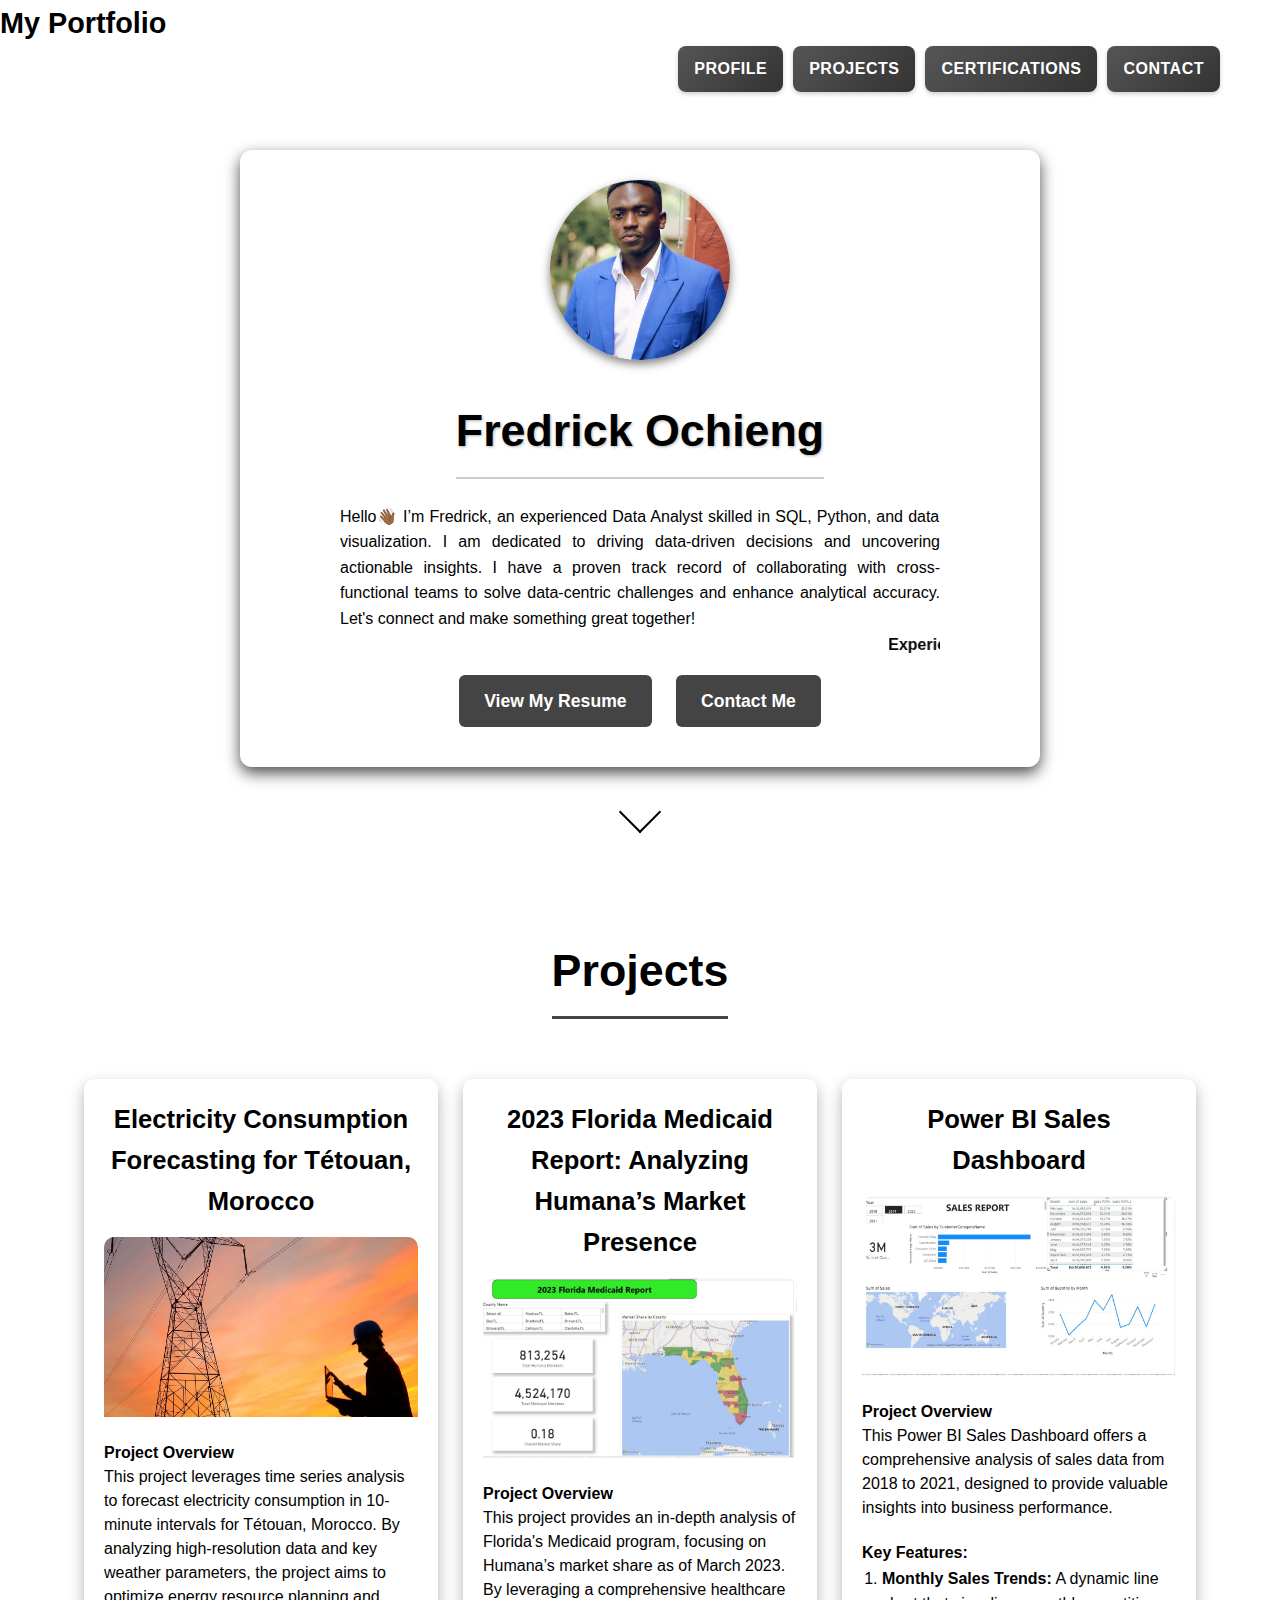
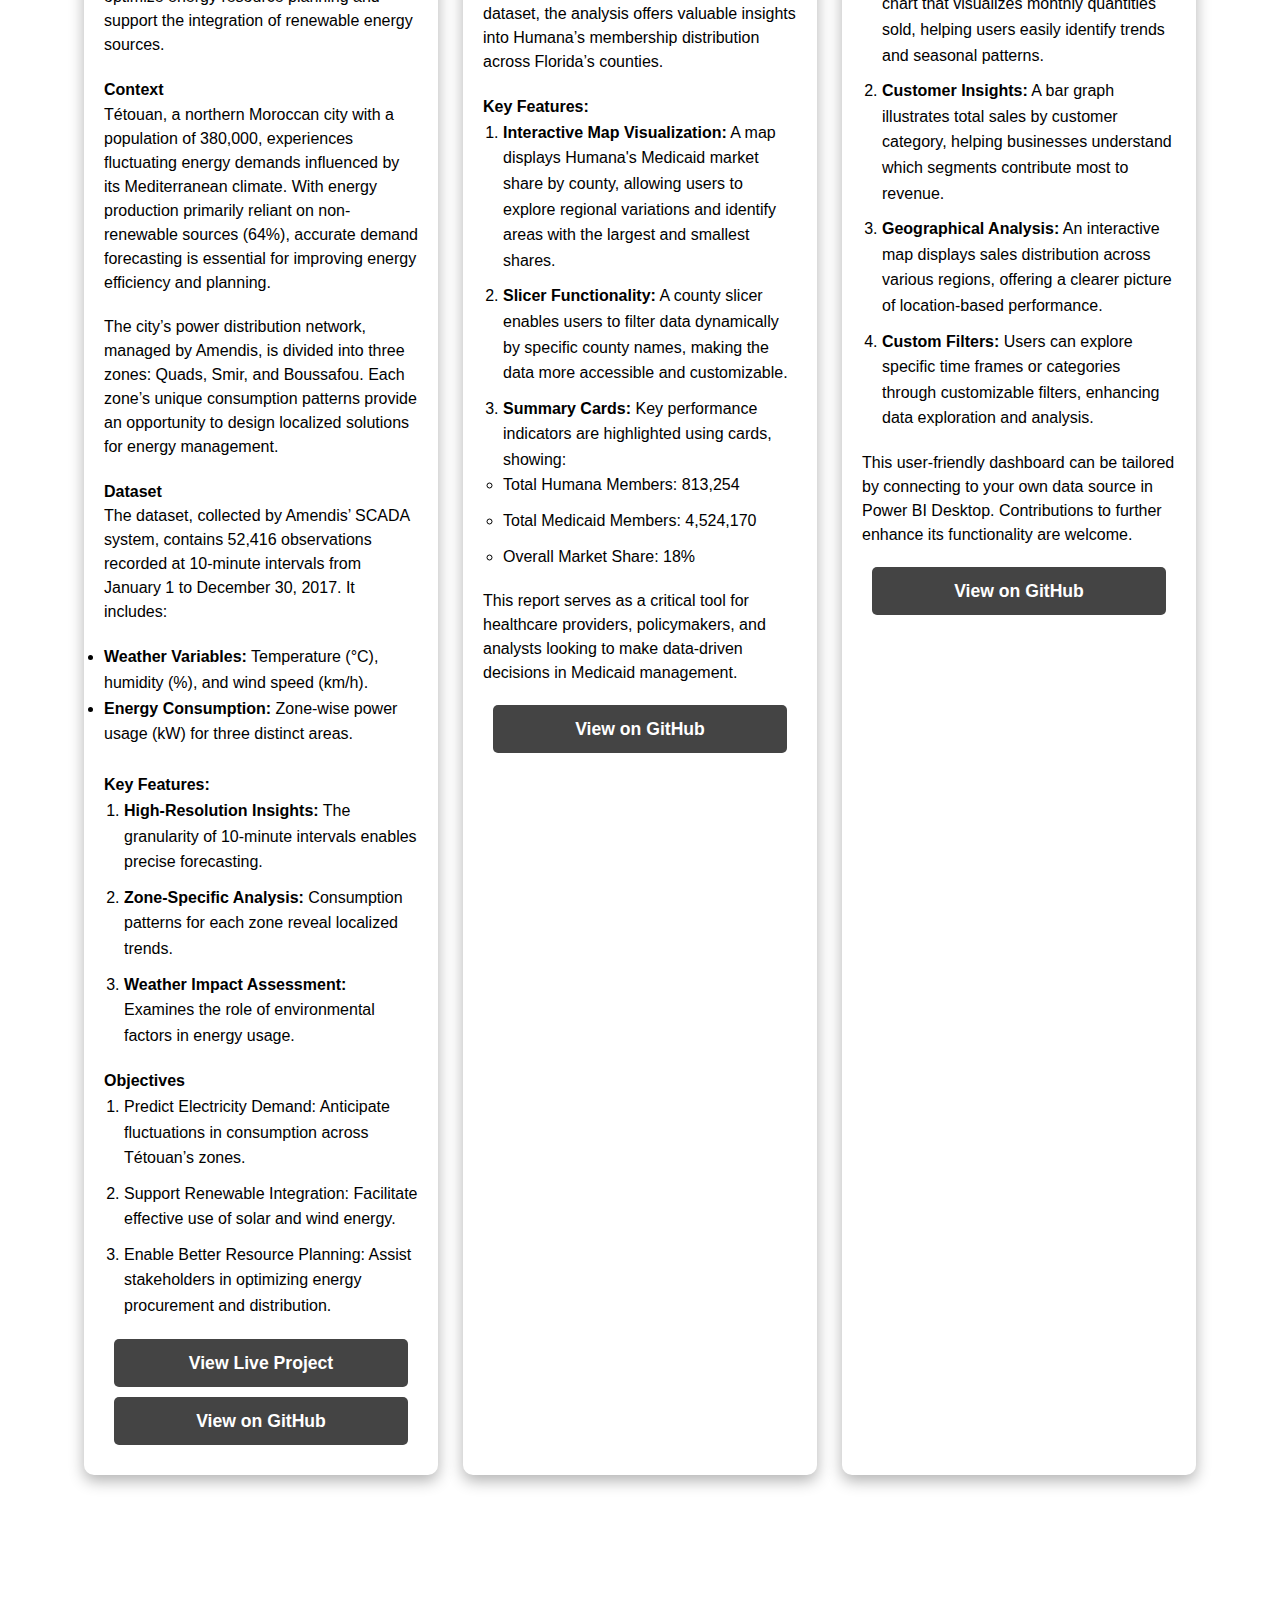
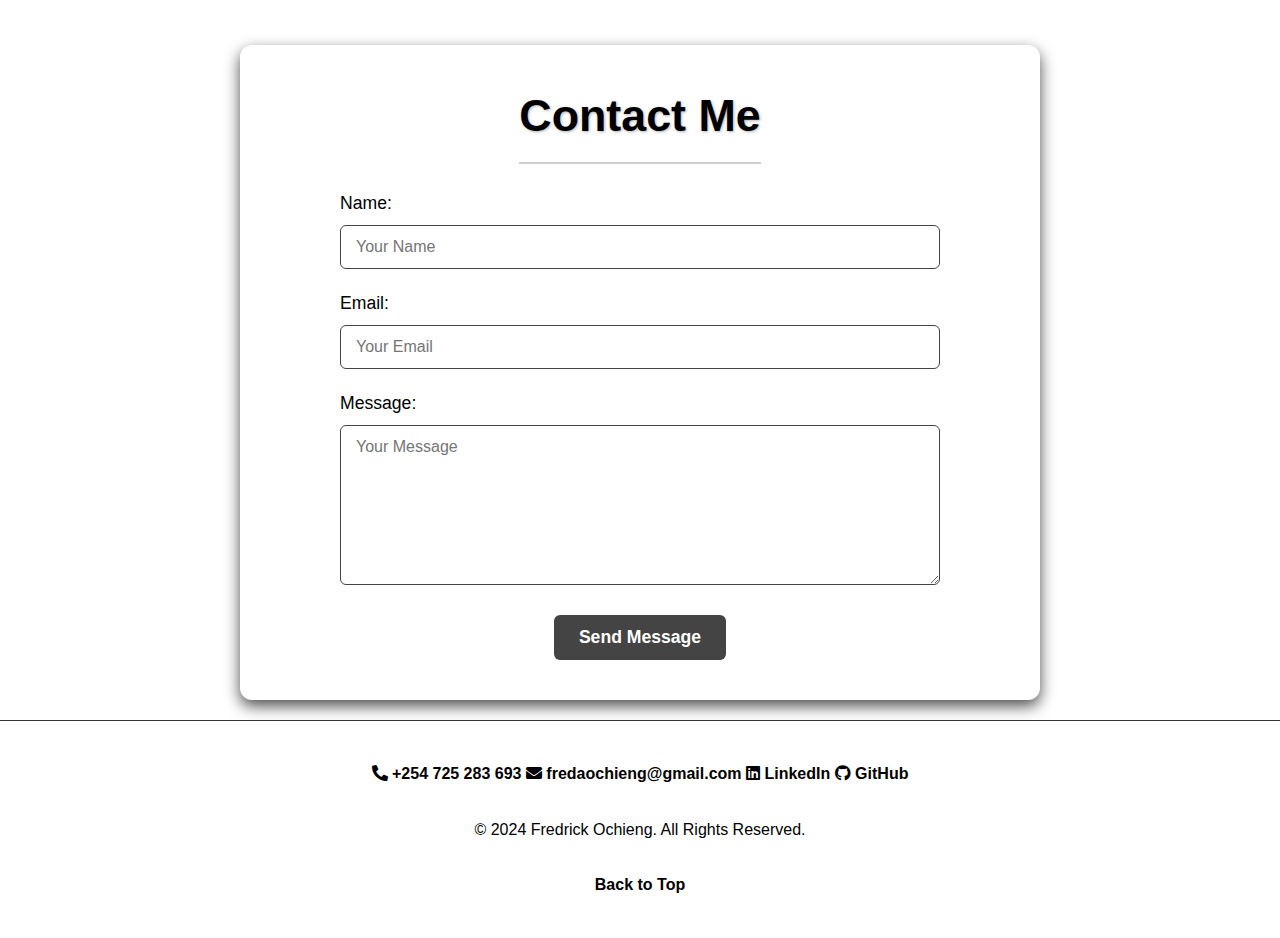
<file: index.html>
<!DOCTYPE html>
<html lang="en">

<head>
    <meta charset="UTF-8">
    <meta name="viewport" content="width=device-width, initial-scale=1.0">
    <title style="color: white;">Fredrick Ochieng - Data Analyst</title>
    <link rel="stylesheet" href="styles.css">
    <link href="https://fonts.googleapis.com/css2?family=Roboto:wght@400;700&display=swap" rel="stylesheet">
    <link rel="stylesheet" href="https://cdnjs.cloudflare.com/ajax/libs/font-awesome/5.15.4/css/all.min.css">

    <link rel="stylesheet" href="script.js">
</head>


    <body>
        <header>
            <nav>
                <h1 >My Portfolio</h1>
                <div class="container">
                    <ul class="horizontal-navbar">
                        <li><a href="index.html">PROFILE</a></li>
                        <li><a href="projects.html">PROJECTS</a></li>
                        <li><a href="certifications.html">CERTIFICATIONS</a></li>
                        <li><a href="contact.html">CONTACT</a></li>
                    </ul>
                </div>
            </nav>
        </header>

    
    
        <section id="home">
            <div class="container">
                <div class="profile">
                    <img src="images/FredProfile.png" alt="Fredrick Ochieng" class="profile-pic">
                    <div class="profile-info">
                        <h2 style="color: #000;">Fredrick Ochieng</h2>
                        <p style="text-align:justify">
                            Hello👋🏾 I’m Fredrick, an experienced Data Analyst skilled in SQL, Python, and data visualization.
                            I am dedicated to driving data-driven decisions and uncovering actionable insights. 
                            I have a proven track record of collaborating with cross-functional teams to solve 
                            data-centric challenges and enhance analytical accuracy. Let's connect and make something great together!
                        </p>
                        <marquee behavior="scroll" direction="left" style="color:#000; font-weight: bold;">
                            Experienced in SQL | Skilled in Python | Proficient in Data Visualization | Let's Connect!
                        </marquee>
                        <a href="FredrickOchieng.pdf" class="btn"> <b>View My Resume</b></a>
                        <a href="contact.html" class="btn"><b>Contact Me</b></a>
                    </div>
                </div>
            </div>
            <!-- Pointer for more content -->
            <div class="scroll-indicator">
                <span class="arrow"></span>
            </div>
        </section>
        
        <style>
        /* Pointer for more content below */
        .scroll-indicator {
            text-align: center;
            margin-top: 10px;
            position: relative;
            animation: fadeIn 2s ease-in-out;
        }
        
        .scroll-indicator .arrow {
            display: inline-block;
            width: 30px;
            height: 30px;
            border-bottom: 2px solid #000;
            border-right: 2px solid #000;
            transform: rotate(45deg);
            animation: bounce 2s infinite;
        }
        
        /* Arrow bounce animation */
        @keyframes bounce {
            0%, 100% {
                transform: translateY(0) rotate(45deg);
            }
            50% {
                transform: translateY(10px) rotate(45deg);
            }
        }
        
        /* Fade-in animation for the arrow */
        @keyframes fadeIn {
            0% {
                opacity: 0;
            }
            100% {
                opacity: 1;
            }
        }
        </style>
        
        

    <section id="projects">
        <div class="container">
            <h2 style="text-align: center;">Projects</h2>
            <div class="projects-grid">
                <!-- Updated Project: Electricity Consumption Forecasting -->
                <div class="project">
                    <h3 style="text-align: center;">Electricity Consumption Forecasting for Tétouan, Morocco</h3>
                    <img src="images/project1.jpg" alt="Electricity Consumption Forecasting Project" class="project-image">
                    <h4>Project Overview</h4>
                    <p>This project leverages time series analysis to forecast electricity consumption in 10-minute intervals for Tétouan, Morocco. By analyzing high-resolution data and key weather parameters, the project aims to optimize energy resource planning and support the integration of renewable energy sources.</p>
                    <h4>Context</h4>
                    <p>Tétouan, a northern Moroccan city with a population of 380,000, experiences fluctuating energy demands influenced by its Mediterranean climate. With energy production primarily reliant on non-renewable sources (64%), accurate demand forecasting is essential for improving energy efficiency and planning.</p>
                    <p>The city’s power distribution network, managed by Amendis, is divided into three zones: Quads, Smir, and Boussafou. Each zone’s unique consumption patterns provide an opportunity to design localized solutions for energy management.</p>
                    <h4>Dataset</h4>
                    <p>The dataset, collected by Amendis’ SCADA system, contains 52,416 observations recorded at 10-minute intervals from January 1 to December 30, 2017. It includes:</p>
                    <ul>
                        <li><strong>Weather Variables:</strong> Temperature (°C), humidity (%), and wind speed (km/h).</li>
                        <li><strong>Energy Consumption:</strong> Zone-wise power usage (kW) for three distinct areas.</li>
                    </ul>
                    <br>
                    <h4>Key Features:</h4>
                    <ol>
                        <li><strong>High-Resolution Insights:</strong> The granularity of 10-minute intervals enables precise forecasting.</li>
                        <li><strong>Zone-Specific Analysis:</strong> Consumption patterns for each zone reveal localized trends.</li>
                        <li><strong>Weather Impact Assessment:</strong> Examines the role of environmental factors in energy usage.</li>
                    </ol>
                    
                    <h4>Objectives</h4>
                    <ol>
                        <li>Predict Electricity Demand: Anticipate fluctuations in consumption across Tétouan’s zones.</li>
                        <li>Support Renewable Integration: Facilitate effective use of solar and wind energy.</li>
                        <li>Enable Better Resource Planning: Assist stakeholders in optimizing energy procurement and distribution.</li>
                    </ol>
                    
                    <div class="buttons">
                        <a href="https://ewtkr67awm2gynd92wdqdx.streamlit.app/" target="_blank" class="btn">View Live Project</a>
                        <a href="https://github.com/fred0chieng" target="_blank" class="btn">View on GitHub</a>
                    </div>
                </div>
    
                <!-- Existing Project: 2023 Florida Medicaid Report -->
                <div class="project">
                    <h3 style="text-align: center;">2023 Florida Medicaid Report: Analyzing Humana’s Market Presence</h3>
                    <img src="images/medicaid_report.jpg" alt="Florida Medicaid Report" class="project-image">
                    <h4>Project Overview</h4>
                    <p>This project provides an in-depth analysis of Florida's Medicaid program, focusing on Humana’s market share as of March 2023. By leveraging a comprehensive healthcare dataset, the analysis offers valuable insights into Humana’s membership distribution across Florida’s counties.</p>
                    <h4>Key Features:</h4>
                    <ol style="text-align: left; margin-left: 20px;">
                        <li><b>Interactive Map Visualization:</b> A map displays Humana's Medicaid market share by county, allowing users to explore regional variations and identify areas with the largest and smallest shares.</li>
                        <li><b>Slicer Functionality:</b> A county slicer enables users to filter data dynamically by specific county names, making the data more accessible and customizable.</li>
                        <li><b>Summary Cards:</b> Key performance indicators are highlighted using cards, showing: 
                            <ul>
                                <li>Total Humana Members: 813,254</li>
                                <li>Total Medicaid Members: 4,524,170</li>
                                <li>Overall Market Share: 18%</li>
                            </ul>
                        </li>
                    </ol>
                    <p>This report serves as a critical tool for healthcare providers, policymakers, and analysts looking to make data-driven decisions in Medicaid management.</p>
                    <a href="https://github.com/fred0chieng/2023-Florida-Medicaid-Report" target="_blank" class="btn">View on GitHub</a>
                </div>
    
                <!-- Existing Project: Power BI Sales Dashboard -->
                <div class="project">
                    <h3 style="text-align: center;">Power BI Sales Dashboard</h3>
                    <img src="images/SalesReport.jpg" alt="Power BI Sales Dashboard" class="project-image">
                    <h4>Project Overview</h4>
                    <p>This Power BI Sales Dashboard offers a comprehensive analysis of sales data from 2018 to 2021, designed to provide valuable insights into business performance.</p>
                    <h4>Key Features:</h4>
                    <ol style="text-align: left; margin-left: 20px;">
                        <li><strong>Monthly Sales Trends:</strong> A dynamic line chart that visualizes monthly quantities sold, helping users easily identify trends and seasonal patterns.</li>
                        <li><strong>Customer Insights:</strong> A bar graph illustrates total sales by customer category, helping businesses understand which segments contribute most to revenue.</li>
                        <li><strong>Geographical Analysis:</strong> An interactive map displays sales distribution across various regions, offering a clearer picture of location-based performance.</li>
                        <li><strong>Custom Filters:</strong> Users can explore specific time frames or categories through customizable filters, enhancing data exploration and analysis.</li>
                    </ol>
                    <p>This user-friendly dashboard can be tailored by connecting to your own data source in Power BI Desktop. Contributions to further enhance its functionality are welcome.</p>
                    <a href="https://github.com/fred0chieng/-Power-BI-Sales-dashboard-" target="_blank" class="btn">View on GitHub</a>
                </div>
            </div>
        </div>
    </section>

    <div class="container">
        <div class="profile">
        
            <div class="profile-info">
                <h2 style="align-items: center;">Contact Me</h2>
                <form id="contactForm" action="https://formspree.io/f/mvgopzay" method="POST">
                    <div class="form-group">
                        <label for="name">Name:</label>
                        <input type="text" id="name" name="name" placeholder="Your Name" required>
                    </div>
                    <div class="form-group">
                        <label for="email">Email:</label>
                        <input type="email" id="email" name="email" placeholder="Your Email" required>
                    </div>
                    <div class="form-group">
                        <label for="message">Message:</label>
                        <textarea id="message" name="message" rows="4" placeholder="Your Message" required></textarea>
                    </div>
                    <button type="submit" class="btn">Send Message</button>
                </form>
            </div>
        </div>
    </div>
</section>

    
    
    <footer>
        <div class="container">
            <div class="footer-links">
                <a href="tel:+254725283693"><i class="fas fa-phone-alt"></i> +254 725 283 693</a>
                <a href="mailto:fredaochieng@gmail.com"><i class="fas fa-envelope"></i> fredaochieng@gmail.com</a>
                <a href="https://www.linkedin.com/in/fredrickochieng1/?originalSubdomain=ke" target="_blank">
                    <i class="fab fa-linkedin"></i> LinkedIn
                </a>
                <a href="https://github.com/fred0chieng" target="_blank"><i class="fab fa-github"></i> GitHub</a>
            </div>
            <p>&copy; 2024 Fredrick Ochieng. All Rights Reserved.</p>
            <a href="#top" class="back-to-top">Back to Top</a>
        </div>
    </footer>
    
    </body>

</html>
</file>
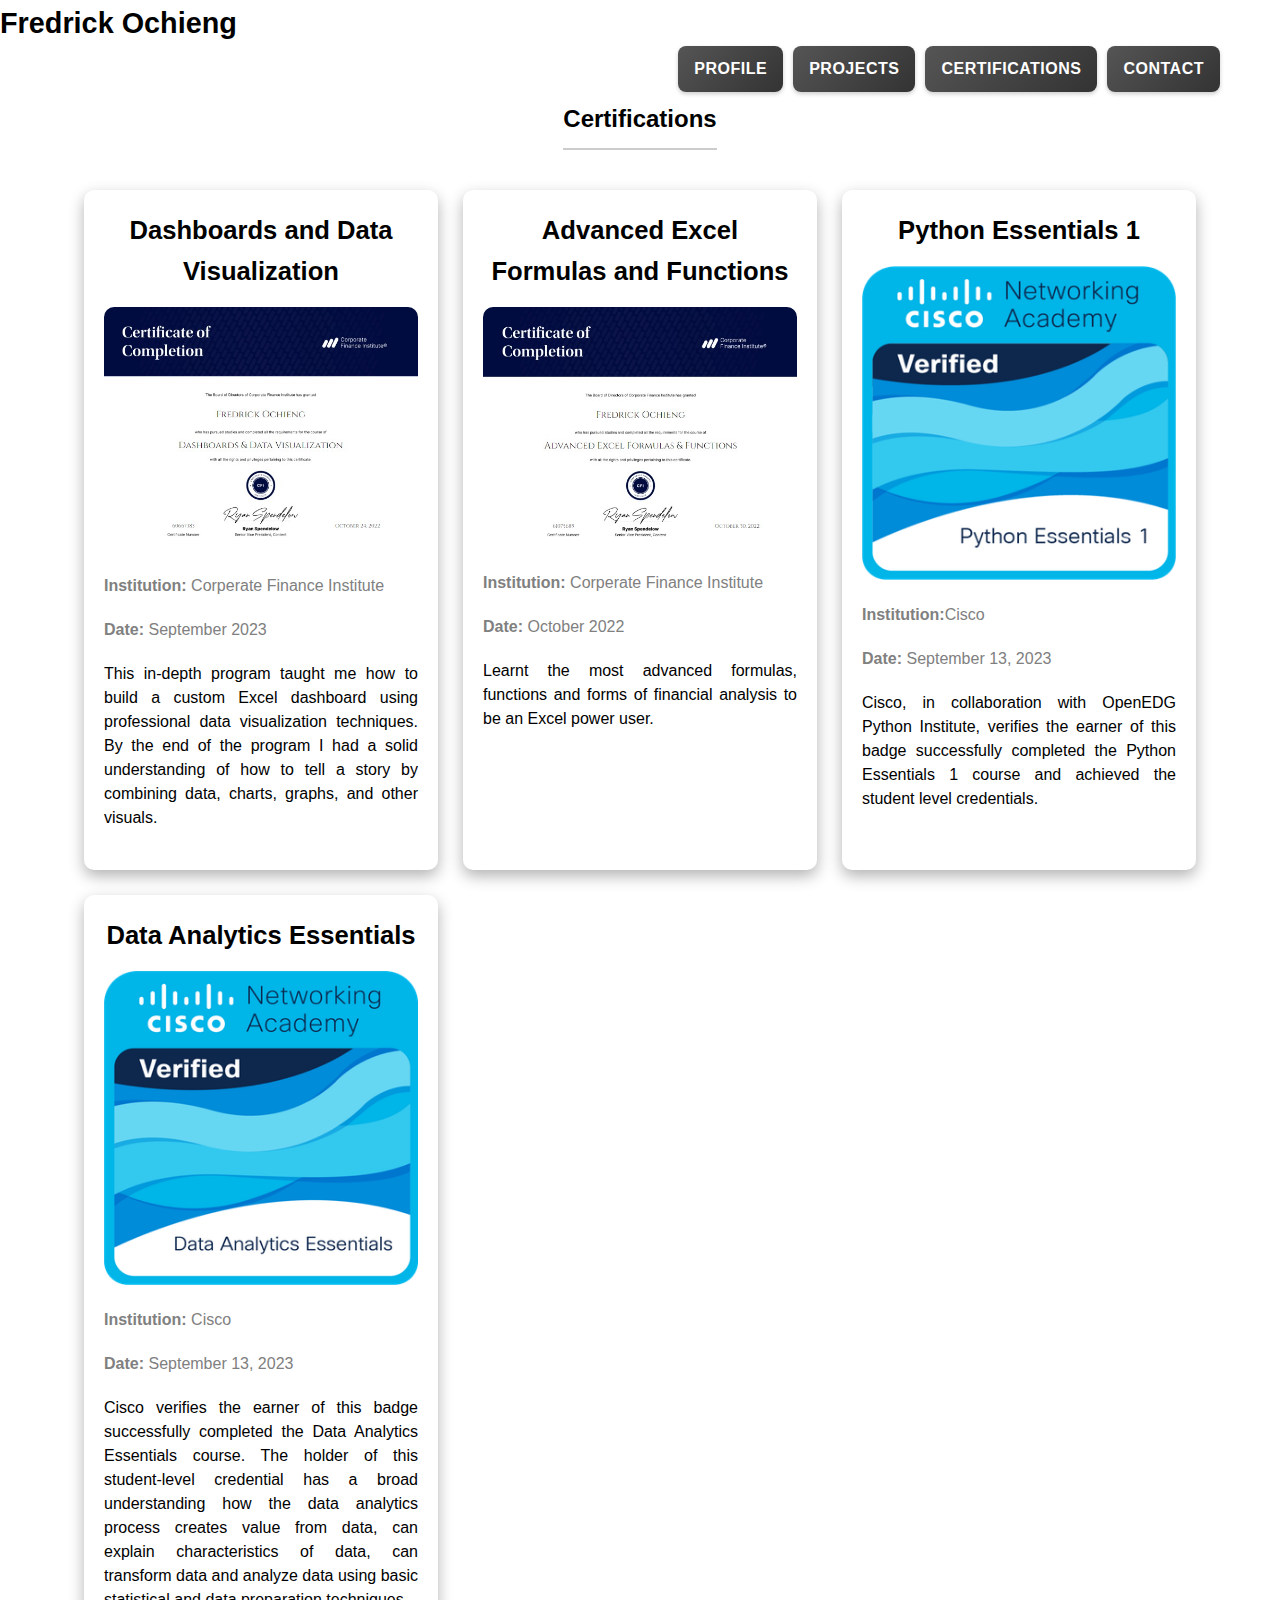
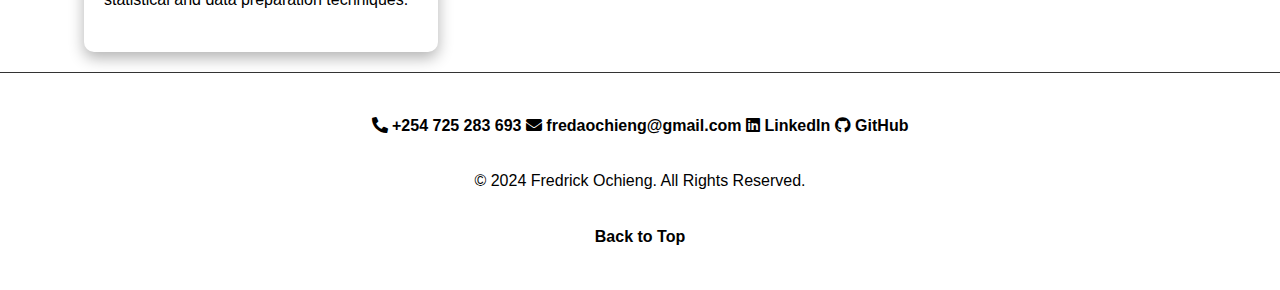
<file: certifications.html>
<!DOCTYPE html>
<html lang="en">
<head>
    <meta charset="UTF-8">
    <meta name="viewport" content="width=device-width, initial-scale=1.0">
    <title>Fredrick Ochieng - Certifications</title>
    <link rel="stylesheet" href="styles.css">
    <link rel="stylesheet" href="https://cdnjs.cloudflare.com/ajax/libs/font-awesome/5.15.4/css/all.min.css">
</head>
<body>
    <header>
        <nav>
            <h1>Fredrick Ochieng</h1>
            <div class="container">
                <ul class="horizontal-navbar">
                    <li><a href="index.html">PROFILE</a></li>
                    <li><a href="projects.html">PROJECTS</a></li>
                    <li><a href="certifications.html">CERTIFICATIONS</a></li>
                    <li><a href="contact.html">CONTACT</a></li>
           
                </ul>
            </div>
        </nav>
    </header>
    <section id="certifications">
        <div class="container">
            <h2 style="color: #000;">Certifications</h2>
            <div class="projects-grid"> <!-- Reuse grid layout from projects -->
                <div class="project">
                    <h3 style="text-align: center;">Dashboards and Data Visualization </h3>
                    <img src="images/DashboardsAndDataVisualization.jpg" style="height: auto;" alt="Data Analytics Essentials" class="project-image">
                    <p style="color: grey;"><strong>Institution:</strong> Corperate Finance Institute</p>
                    <p style="color: grey;"><strong>Date:</strong> September 2023</p>
                    <p style="text-align: justify;">This in-depth program taught me how to build a custom Excel dashboard 
                        using professional data visualization techniques. By the end of the program I had a 
                        solid understanding of how to tell a story by combining data, charts, graphs, 
                         and other visuals.</p>
                </div>

                <div class="project">
                    <h3 style="text-align: center;">Advanced Excel Formulas and Functions </h3>
                    <img src="images/AdvancedExcelFormulasAndFunctions.jpg" style="height: auto;" alt="Python Essentials 1" class="project-image">
                    <p style="color: grey;"><strong>Institution:</strong> Corperate Finance Institute</p>
                    <p style="color: grey;"><strong>Date:</strong> October 2022</p>
                    <p style="text-align: justify;">Learnt the most advanced formulas, functions and forms 
                        of financial analysis to be an Excel power user.</p>
                </div>

                <div class="project">
                    <h3 style="text-align: center;">Python Essentials 1</h3>
                    <img src="images/PythonEssentials.png" style="height: auto;" alt="Python Essentials 1" class="project-image">
                    <p style="color: grey;"><strong>Institution:</strong>Cisco</p>
                    <p style="color: grey;"><strong>Date:</strong> September 13, 2023</p>
                    <p style="text-align: justify;">Cisco, in collaboration with OpenEDG Python Institute, 
                        verifies the earner of this badge successfully completed the Python Essentials 1 course and 
                        achieved the student level credentials.</p>
                </div>

                <div class="project">
                    <h3>Data Analytics Essentials </h3>
                    <img src="images/DataAnalyticsEssentials.png" style="height: auto;" alt="Python Essentials 1" class="project-image">
                    <p style="color: grey;"><strong>Institution:</strong> Cisco</p>
                    <p style="color: grey;"><strong>Date:</strong> September 13, 2023</p>
                    <p style="text-align: justify;">Cisco verifies the earner of this badge successfully
                         completed the Data Analytics Essentials course. The holder of this student-level
                          credential has a broad understanding how the data analytics process creates
                           value from data, can explain characteristics of data, can transform data and analyze data 
                            using basic statistical and data preparation techniques.</p>
                </div>
            </div>
        </div>
    </section>

    <footer>
        <div class="container">
            <div class="footer-links">
                <a href="tel:+254725283693"><i class="fas fa-phone-alt"></i> +254 725 283 693</a>
                <a href="mailto:fredaochieng@gmail.com"><i class="fas fa-envelope"></i> fredaochieng@gmail.com</a>
                <a href="https://www.linkedin.com/in/fredrickochieng1/?originalSubdomain=ke" target="_blank">
                    <i class="fab fa-linkedin"></i> LinkedIn
                </a>
                <a href="https://github.com/fred0chieng" target="_blank"><i class="fab fa-github"></i> GitHub</a>
            </div>
            <p>&copy; 2024 Fredrick Ochieng. All Rights Reserved.</p>
            <a href="#top" class="back-to-top">Back to Top</a>
        </div>
    </footer>
</body>
</html>
</file>
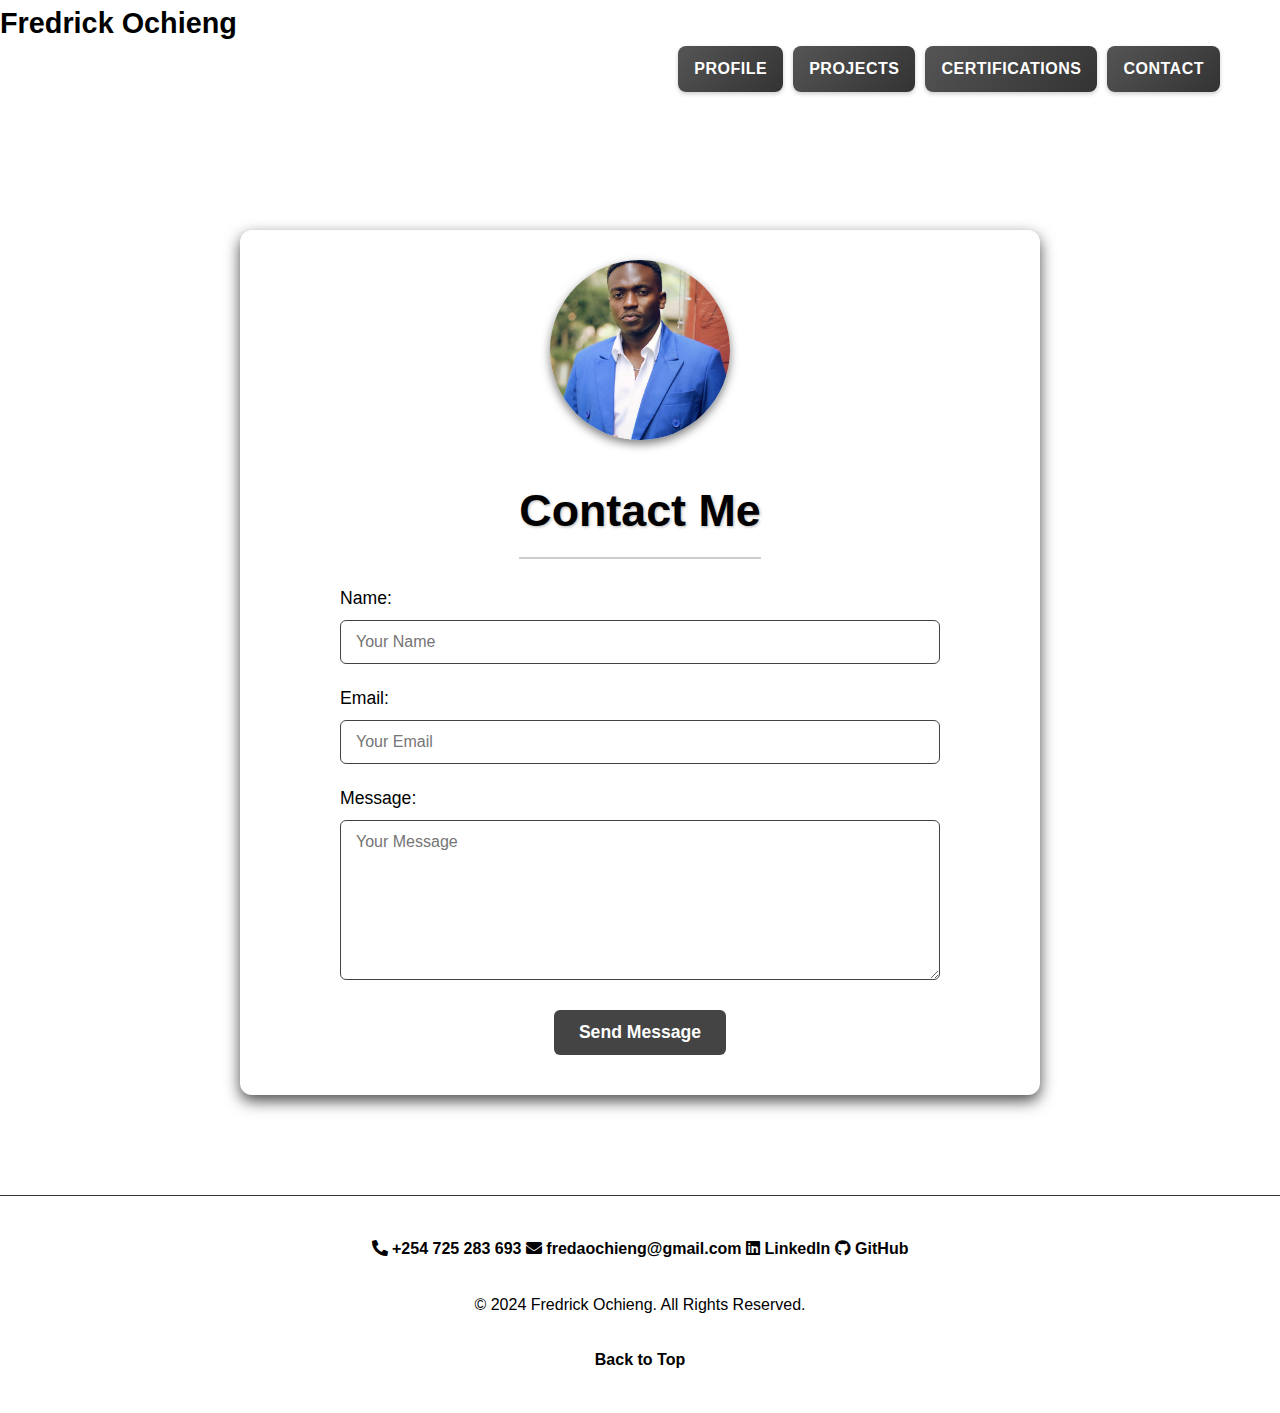
<file: contact.html>
<!DOCTYPE html>
<html lang="en">

<head>
    <meta charset="UTF-8">
    <meta name="viewport" content="width=device-width, initial-scale=1.0">
    <title>Contact - Fredrick Ochieng</title>
    <link rel="stylesheet" href="styles.css">
    <link href="https://fonts.googleapis.com/css2?family=Roboto:wght@400;700&display=swap" rel="stylesheet">
    <!-- Include Font Awesome for icons -->
    <link rel="stylesheet" href="https://cdnjs.cloudflare.com/ajax/libs/font-awesome/6.0.0-beta3/css/all.min.css" integrity="sha512-Fo3rlrZj/kTcvaLVnDcn+1pqz0+e6pF6GHvYzGKTvHYtFQy2m66Q/mUL+FOZ+3EJ6BJ3E7fzQYkGly5mqTZlrA==" crossorigin="anonymous" referrerpolicy="no-referrer" />
    <link rel="stylesheet" href="https://cdnjs.cloudflare.com/ajax/libs/font-awesome/5.15.4/css/all.min.css">

</head>

<body>
    <header>
        <nav>
            <h1>Fredrick Ochieng</h1>
            <div class="container">
                <ul class="horizontal-navbar">
                    <li><a href="index.html">PROFILE</a></li>
                    <li><a href="projects.html">PROJECTS</a></li>
                    <li><a href="certifications.html">CERTIFICATIONS</a></li>
                    <li><a href="contact.html">CONTACT</a></li>
                </ul>
            </div>
        </nav>
    </header>

    <section id="contact">
        <div class="container">
            <div class="profile">
                <img src="images/FredProfile.png" alt="Fredrick Ochieng" class="profile-pic">
                <div class="profile-info">
                    <h2 style="align-items: center;">Contact Me</h2>
                    <form id="contactForm" action="https://formspree.io/f/mvgopzay" method="POST">
                        <div class="form-group">
                            <label for="name">Name:</label>
                            <input type="text" id="name" name="name" placeholder="Your Name" required>
                        </div>
                        <div class="form-group">
                            <label for="email">Email:</label>
                            <input type="email" id="email" name="email" placeholder="Your Email" required>
                        </div>
                        <div class="form-group">
                            <label for="message">Message:</label>
                            <textarea id="message" name="message" rows="4" placeholder="Your Message" required></textarea>
                        </div>
                        <button type="submit" class="btn">Send Message</button>
                    </form>
                </div>
            </div>
        </div>
    </section>

    <footer>
        <div class="container">
            <div class="footer-links">
                <a href="tel:+254725283693"><i class="fas fa-phone-alt"></i> +254 725 283 693</a>
                <a href="mailto:fredaochieng@gmail.com"><i class="fas fa-envelope"></i> fredaochieng@gmail.com</a>
                <a href="https://www.linkedin.com/in/fredrickochieng1/?originalSubdomain=ke" target="_blank">
                    <i class="fab fa-linkedin"></i> LinkedIn
                </a>
                <a href="https://github.com/fred0chieng" target="_blank"><i class="fab fa-github"></i> GitHub</a>
            </div>
            <p>&copy; 2024 Fredrick Ochieng. All Rights Reserved.</p>
            <a href="#top" class="back-to-top">Back to Top</a>
        </div>
    </footer>
</body>

</html>
</file>
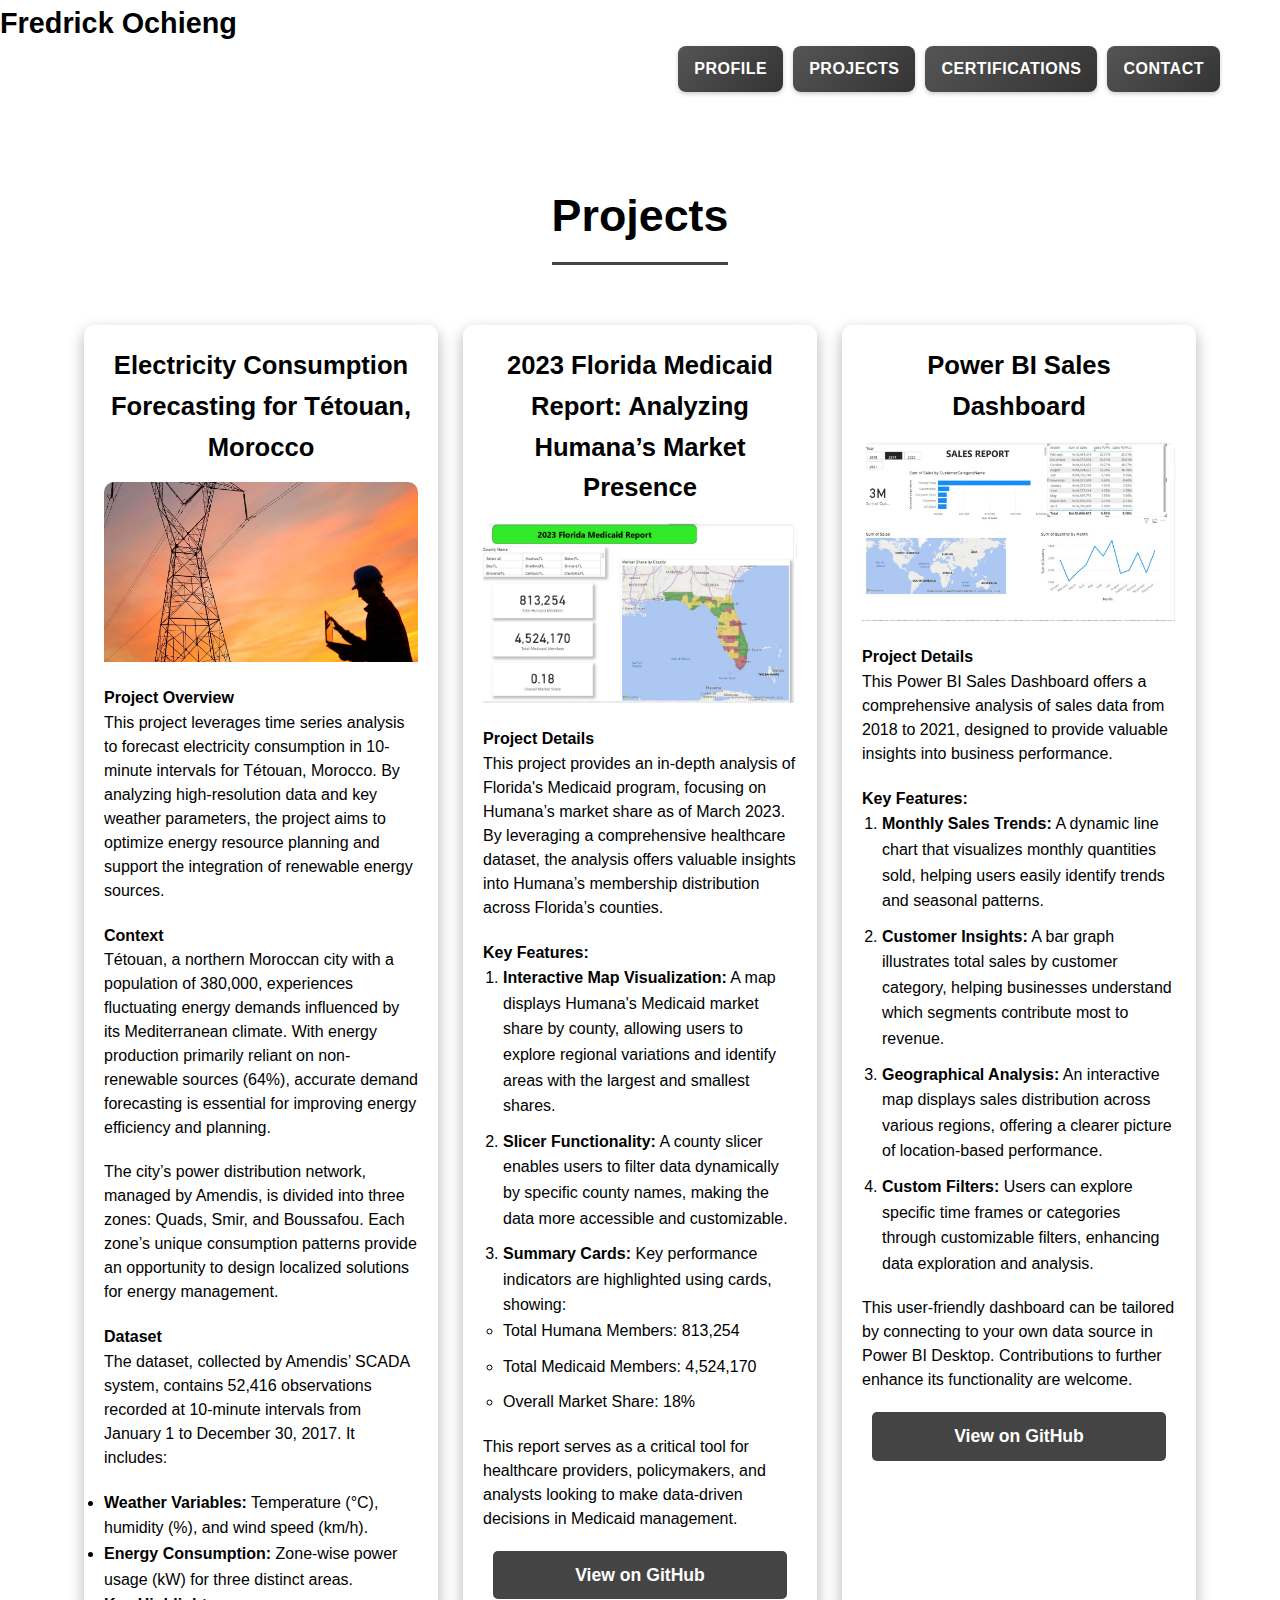
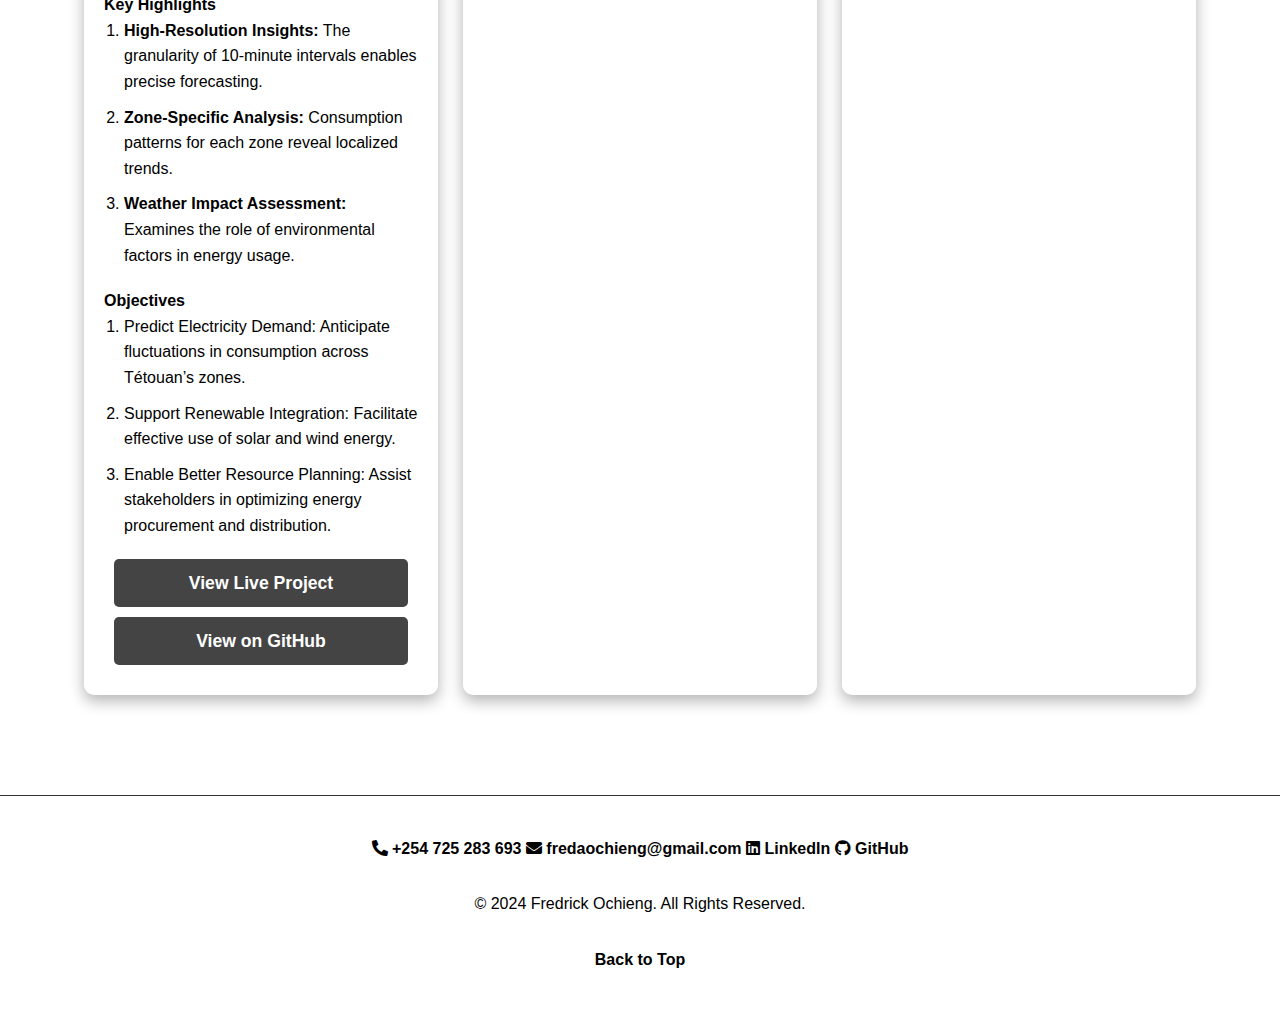
<file: projects.html>
<!DOCTYPE html>
<html lang="en">
<head>
    <meta charset="UTF-8">
    <meta name="viewport" content="width=device-width, initial-scale=1.0">
    <title>Fredrick Ochieng - Projects</title>
    <link rel="stylesheet" href="styles.css">
    <link href="https://fonts.googleapis.com/css2?family=Roboto:wght@400;700&display=swap" rel="stylesheet">
    <link rel="stylesheet" href="https://cdnjs.cloudflare.com/ajax/libs/font-awesome/5.15.4/css/all.min.css">
</head>

<body>
    <header>
        <nav>
            <h1>Fredrick Ochieng</h1>
            <div class="container">
                <ul class="horizontal-navbar">
                    <li><a href="index.html">PROFILE</a></li>
                    <li><a href="projects.html">PROJECTS</a></li>
                    <li><a href="certifications.html">CERTIFICATIONS</a></li>
                    <li><a href="contact.html">CONTACT</a></li>
                </ul>
            </div>
        </nav>
    </header>
    
    <section id="projects">
        <div class="container">
            <h2>Projects</h2>
            <div class="projects-grid">
<!-- Updated Project: Electricity Consumption Forecasting -->
<div class="project">
    <h3 style="text-align: center;">Electricity Consumption Forecasting for Tétouan, Morocco</h3>
    <img src="images/project1.jpg" alt="Electricity Consumption Forecasting Project" class="project-image">
    <h4>Project Overview</h4>
    <p>This project leverages time series analysis to forecast electricity consumption in 10-minute intervals for Tétouan, Morocco. By analyzing high-resolution data and key weather parameters, the project aims to optimize energy resource planning and support the integration of renewable energy sources.</p>
    
    <h4>Context</h4>
    <p>Tétouan, a northern Moroccan city with a population of 380,000, experiences fluctuating energy demands influenced by its Mediterranean climate. With energy production primarily reliant on non-renewable sources (64%), accurate demand forecasting is essential for improving energy efficiency and planning.</p>
    <p>The city’s power distribution network, managed by Amendis, is divided into three zones: Quads, Smir, and Boussafou. Each zone’s unique consumption patterns provide an opportunity to design localized solutions for energy management.</p>
    
    <h4>Dataset</h4>
    <p>The dataset, collected by Amendis’ SCADA system, contains 52,416 observations recorded at 10-minute intervals from January 1 to December 30, 2017. It includes:</p>
    <ul>
        <li><strong>Weather Variables:</strong> Temperature (°C), humidity (%), and wind speed (km/h).</li>
        <li><strong>Energy Consumption:</strong> Zone-wise power usage (kW) for three distinct areas.</li>
    </ul>
    
    <h4>Key Highlights</h4>
    <ol>
        <li><strong>High-Resolution Insights:</strong> The granularity of 10-minute intervals enables precise forecasting.</li>
        <li><strong>Zone-Specific Analysis:</strong> Consumption patterns for each zone reveal localized trends.</li>
        <li><strong>Weather Impact Assessment:</strong> Examines the role of environmental factors in energy usage.</li>
    </ol>
    
    <h4>Objectives</h4>
    <ol>
        <li>Predict Electricity Demand: Anticipate fluctuations in consumption across Tétouan’s zones.</li>
        <li>Support Renewable Integration: Facilitate effective use of solar and wind energy.</li>
        <li>Enable Better Resource Planning: Assist stakeholders in optimizing energy procurement and distribution.</li>
    </ol>
    
    <div class="buttons">
        <a href="https://ewtkr67awm2gynd92wdqdx.streamlit.app/" target="_blank" class="btn">View Live Project</a>
        <a href="https://github.com/fred0chieng" target="_blank" class="btn">View on GitHub</a>
    </div>
</div>

    
                <!-- Existing Project: 2023 Florida Medicaid Report -->
                <div class="project">
                    <h3 style="text-align: center;">2023 Florida Medicaid Report: Analyzing Humana’s Market Presence</h3>
                    <img src="images/medicaid_report.jpg" alt="Florida Medicaid Report" class="project-image">
                    <h4>Project Details</h4>
                    <p>This project provides an in-depth analysis of Florida's Medicaid program, focusing on Humana’s market share as of March 2023. By leveraging a comprehensive healthcare dataset, the analysis offers valuable insights into Humana’s membership distribution across Florida’s counties.</p>
                    <h4>Key Features:</h4>
                    <ol style="text-align: left; margin-left: 20px;">
                        <li><b>Interactive Map Visualization:</b> A map displays Humana's Medicaid market share by county, allowing users to explore regional variations and identify areas with the largest and smallest shares.</li>
                        <li><b>Slicer Functionality:</b> A county slicer enables users to filter data dynamically by specific county names, making the data more accessible and customizable.</li>
                        <li><b>Summary Cards:</b> Key performance indicators are highlighted using cards, showing: 
                            <ul>
                                <li>Total Humana Members: 813,254</li>
                                <li>Total Medicaid Members: 4,524,170</li>
                                <li>Overall Market Share: 18%</li>
                            </ul>
                        </li>
                    </ol>
                    <p>This report serves as a critical tool for healthcare providers, policymakers, and analysts looking to make data-driven decisions in Medicaid management.</p>
                    <a href="https://github.com/fred0chieng/2023-Florida-Medicaid-Report" target="_blank" class="btn">View on GitHub</a>
                </div>
    
                <!-- Existing Project: Power BI Sales Dashboard -->
                <div class="project">
                    <h3 style="text-align: center;">Power BI Sales Dashboard</h3>
                    <img src="images/SalesReport.jpg" alt="Power BI Sales Dashboard" class="project-image">
                    <h4>Project Details</h4>
                    <p>This Power BI Sales Dashboard offers a comprehensive analysis of sales data from 2018 to 2021, designed to provide valuable insights into business performance.</p>
                    <h4>Key Features:</h4>
                    <ol style="text-align: left; margin-left: 20px;">
                        <li><strong>Monthly Sales Trends:</strong> A dynamic line chart that visualizes monthly quantities sold, helping users easily identify trends and seasonal patterns.</li>
                        <li><strong>Customer Insights:</strong> A bar graph illustrates total sales by customer category, helping businesses understand which segments contribute most to revenue.</li>
                        <li><strong>Geographical Analysis:</strong> An interactive map displays sales distribution across various regions, offering a clearer picture of location-based performance.</li>
                        <li><strong>Custom Filters:</strong> Users can explore specific time frames or categories through customizable filters, enhancing data exploration and analysis.</li>
                    </ol>
                    <p>This user-friendly dashboard can be tailored by connecting to your own data source in Power BI Desktop. Contributions to further enhance its functionality are welcome.</p>
                    <a href="https://github.com/fred0chieng/-Power-BI-Sales-dashboard-" target="_blank" class="btn">View on GitHub</a>
                </div>
            </div>
        </div>
    </section>
    
    
    

    <footer>
        <div class="container">
            <div class="footer-links">
                <a href="tel:+254725283693"><i class="fas fa-phone-alt"></i> +254 725 283 693</a>
                <a href="mailto:fredaochieng@gmail.com"><i class="fas fa-envelope"></i> fredaochieng@gmail.com</a>
                <a href="https://www.linkedin.com/in/fredrickochieng1/?originalSubdomain=ke" target="_blank">
                    <i class="fab fa-linkedin"></i> LinkedIn
                </a>
                <a href="https://github.com/fred0chieng" target="_blank"><i class="fab fa-github"></i> GitHub</a>
            </div>
            <p>&copy; 2024 Fredrick Ochieng. All Rights Reserved.</p>
            <a href="#top" class="back-to-top">Back to Top</a>
        </div>
    </footer>
</body>
</html>
</file>
<file: styles.css>
/* General Reset */
* {
  margin: 0;
  padding: 0;
  box-sizing: border-box;
  font-family: 'Arial', sans-serif;
}

body {
  line-height: 1.6;
  font-size: 16px;
  background-color: #fff; /* Dark background for modern look */
  color:#000; /* Slightly lighter text for better readability */
  padding-top: 80px; /* Account for fixed header height */
  overflow-x: hidden; /* Prevent horizontal scrolling */
}

body .container {
  display: flex;
  flex-direction: column;
  align-items: center; /* Center content horizontally */
  gap: 20px; /* Add spacing between elements for better layout */
  padding: 20px; /* General padding for inner content */
  max-width: 1200px; /* Limit container width for readability */
  margin: 0 auto; /* Center container on the page */
}

@media (max-width: 768px) {
  body .container {
    padding: 15px; /* Reduce padding for smaller screens */
    justify-content: flex-start; /* Ensure content starts at the top */
    align-items: flex-start; /* Align items to the left for smaller viewports */
    gap: 15px; /* Adjust gap for tighter layouts */
  }
}

/* Animations */
@keyframes fadeIn {
  from {
    opacity: 0;
    transform: translateY(20px);
  }
  to {
    opacity: 1;
    transform: translateY(0);
  }
}

.fade-in {
  animation: fadeIn 1s ease-in-out;
}

/* Header */
header {
  position: fixed;
  align-items: center;
  top: 0;
  width: 100%;
  justify-content: space-between;
  background-color: #fff; /* White background */
  z-index: 1000; /* To ensure it stays above other content */
  transition: background-color 0.3s;
}

.home-page header {
  background-color: transparent;
}

.scrolled header {
  background-color: #333; /* Slight grey for scrolled state */
}

html {
  scroll-behavior: smooth;
}

header .container {
  display: flex;
  flex-direction: column; /* Stack items vertically */
  align-items: flex-end; /* Align items to the right */
  padding: 10px 0;
  max-width: 1200px; /* Adjust for your layout */
  margin: 0 auto; /* Center the container horizontally */
  justify-content: space-between; /* Space between heading and nav */
  width: 100%;
  padding: 0 20px;
}

header h1 {
  margin: 0;
  font-size: 1.8rem;
  color: #000; /* Black text color */
}

header nav {
  margin-left: auto; /* Push the nav to the far right */
}

header nav ul {
  list-style: none;
  display: flex; /* Align items in a row */
  gap: 10px; /* Space between navigation items */
}

header nav ul li {
  display: inline-block; /* Make items inline-block */
}

header nav ul li a {
  color: #fff; /* White text color */
  text-decoration: none; /* Remove underline */
  padding: 10px 16px; /* Increase padding for better clickability */
  border-radius: 8px; /* Slightly larger rounded corners */
  background-color: #444; /* Default grey background */
  display: block; /* Ensure the link takes full space */
  transition: background-color 0.3s ease, color 0.3s ease, transform 0.2s ease; /* Add smooth transformations */
  font-weight: bold; /* Make text bold */
  box-shadow: 0 2px 4px rgba(0, 0, 0, 0.2); /* Add subtle shadow for depth */
  letter-spacing: 0.5px; /* Slightly spaced letters for readability */
  position: relative; /* To use pseudo-elements */
  overflow: hidden; /* Ensure effects don’t overflow */
}

/* Add hover and focus effects */
header nav ul li a:hover, 
header nav ul li a:focus {
  background-color: #666; /* Slightly lighter grey on hover */
  color: #fff; /* Maintain white text */
  transform: scale(1.05); /* Slight zoom effect */
  box-shadow: 0 4px 8px rgba(0, 0, 0, 0.3); /* Enhance shadow on hover */
  text-shadow: 1px 1px 2px rgba(0, 0, 0, 0.5); /* Subtle text shadow for pop */
}

/* Add an underline effect on hover */
header nav ul li a::after {
  content: '';
  position: absolute;
  left: 0;
  bottom: 0;
  width: 0;
  height: 2px;
  background-color: #ff6f61; /* Accent color for the underline */
  transition: width 0.3s ease; /* Smooth underline effect */
}

header nav ul li a:hover::after {
  width: 100%; /* Expand underline on hover */
}

/* Active link styles */
header nav ul li a.active {
  background-color: #ff6f61; /* Highlight active link with accent color */
  color: #fff; /* Maintain white text */
}

/* Add subtle gradient background */
header nav ul li a {
  background: linear-gradient(135deg, #555, #333); /* Subtle gradient */
}

header nav ul li a:hover {
  background: linear-gradient(135deg, #777, #444); /* Lighter gradient on hover */
}



/* Mobile responsiveness */
@media screen and (max-width: 768px) {
  header .container {
    flex-direction: row; /* Keep horizontal layout */
    flex-wrap: wrap; /* Allow wrapping if needed */
    justify-content: space-between; /* Space between title and nav */
    padding: 10px; /* Add padding for better spacing */
  }

  header nav ul {
    flex-direction: row; /* Keep navigation items horizontal */
    gap: 10px; /* Adjust gap for smaller screens */
    justify-content: flex-end; /* Keep links aligned to the right */
    flex-wrap: wrap; /* Allow wrapping if there isn't enough space */
  }

  header h1 {
    font-size: 1.5rem; /* Adjust font size for smaller screens */
    margin: 0; /* Remove extra margins */
  }

  header nav ul li a {
    font-size: 0.9rem; /* Adjust font size for links */
    padding: 6px 10px; /* Adjust padding for smaller screens */
    white-space: nowrap; /* Prevent links from wrapping within themselves */
  }
}

/* Extra small screens */
@media screen and (max-width: 480px) {
  header .container {
    padding: 5px; /* Compact padding */
  }

  header h1 {
    font-size: 1.2rem; /* Further reduce font size for the title */
  }

  header nav ul {
    gap: 5px; /* Smaller gaps for tighter layout */
  }

  header nav ul li a {
    font-size: 0.8rem; /* Smaller font size for links */
    padding: 4px 8px; /* Compact padding for links */
    white-space: nowrap; /* Prevent wrapping of text within links */
  }
}



/* Section Titles */
h2 {
  text-align: center;
  color: #fff; /* White color for section titles */
  margin-bottom: 20px;
  border-bottom: 2px solid #ccc; /* Grey border for subtle emphasis */
  display: inline-block;
  padding-bottom: 10px;
}

/* About Section */
#about {
  background-color: #000; /* Black background */
  padding: 60px 0;
  text-align: center;
  border-bottom: 1px solid #000; /* Dark grey border */
}

.profile {
  display: flex;
  flex-direction: column;
  align-items: center;
  padding: 30px;
  border-radius: 12px;
  box-shadow: 0 6px 15px rgba(0, 0, 0, 0.7); /* Deep shadow for depth */
  width: 100%;
  max-width: 800px;
  gap: 10px;
  margin-top: 50px;
}


.profile-info {
  max-width: 600px;
  text-align: center;
  color:#000; /* Lighter grey for the text */
}

.profile-info h2 {
  font-size: 2.2rem;
  margin: 5px 0; /* Reduced margin for the name */
  color: #000; /* White color for name */
}

/* General Button Styling */
.btn {
  background-color: #333; /* Dark grey for the button */
  color: #fff; /* White text color */
  padding: 5px 10px; /* Increased padding */
  border-radius: 10px; /* Rounded buttons */
  cursor: pointer;
  font-size: 1.1rem; /* Slightly larger font */
  font-weight: bold; /* Bold text */
  transition: background-color 0.3s, border-color 0.3s, box-shadow 0.3s;
  display: inline-block;
  margin: 10px; /* Space between buttons */
  text-align: center;
  text-decoration: none;
}

.btn:hover {
  background-color: #555; /* Lighter grey on hover */
  border-color: #fff; /* White border on hover */
  box-shadow: 0 5px 15px rgba(0, 0, 0, 0.5); /* Subtle shadow */
}

.btn:active {
  transform: scale(0.98); /* Slight button shrink when clicked */
}

.btn-primary {
  background-color: #444; /* Medium grey for primary button */
  border-color: #444;
}

.btn-primary:hover {
  background-color: #666; /* Lighter grey on hover */
  border-color: #fff; /* White border on hover */
}


/* Projects Section */
#projects {
  padding: 80px 0;
  background-color: #fff; /* Black background */
  font-family: Arial, Helvetica, sans-serif;
}

#projects h2 {
  text-align: center;
  font-size: 2.8rem;
  margin-bottom: 40px;
  color: #000; /* White color for title */
  border-bottom: 3px solid #444; /* Dark grey border */
  display: inline-block;
  padding-bottom: 10px;
}

/* Container */
.container {
  width: 90%;
  max-width: 1200px;
  margin: 0 auto;
}

/* Projects Grid */
.projects-grid {
  display: grid;
  grid-template-columns: repeat(auto-fit, minmax(300px, 1fr));
  gap: 25px;
}

/* Project Card */
.project {
  background-color:#fff; /* Dark grey background */
  border-radius: 10px;
  padding: 20px;
  box-shadow: 0 6px 15px rgba(0, 0, 0, 0.3); /* Darker shadow */
  transition: transform 0.3s ease, box-shadow 0.3s ease;
  color: #000; /* White text color */
}

.project:hover {
  transform: scale(1.05);
  box-shadow: 0 8px 25px rgba(0, 0, 0, 0.4); /* Darker shadow on hover */
}

.project img {
  width: 100%;
  height: 180px;
  object-fit: cover;
  border-radius: 10px 10px 0 0;
  margin-bottom: 15px;
}

.project h3 {
  font-size: 1.6rem;
  margin-bottom: 15px;
  text-align: center;
  color: #000; /* Light grey color for project title */
}

.project p {
  font-size: 1rem;
  margin-bottom: 20px;
  line-height: 1.5;
  color: #000; /* Light grey for project description */
}

.project ol {
  margin-left: 20px;
  margin-bottom: 20px;
  color: #000; /* Light grey for list */
}

.project ol li {
  margin-bottom: 10px;
}

.project .btn {
  display: block;
  text-align: center;
  padding: 10px 15px;
  background-color: #444; /* Dark grey button */
  color: #fff; /* White text */
  border-radius: 5px;
  text-decoration: none;
  transition: background-color 0.3s;
}

.project .btn:hover {
  background-color: #555; /* Slightly lighter grey on hover */
}

/* Footer */
footer {
  background-color: #fff; /* White background */
  color: #000; /* Black text for high contrast */
  padding: 20px 10px; /* Adjusted padding for spacing */
  text-align: center; /* Centered text */
  position: relative;
  bottom: 0;
  width: 100%;
  border-top: 1px solid #333; /* Subtle dark grey border */
  font-size: 1rem; /* Base font size for text readability */
}

/* Links */
footer a {
  color: #000; /* Black link color */
  text-decoration: none; /* No underline */
  font-weight: 600; /* Semi-bold text */
  transition: color 0.3s, transform 0.3s; /* Smooth color and scale transition */
}

/* Hover Effects for Links */
footer a:hover {
  color: #bbb; /* Light grey on hover */
  transform: translateY(-2px); /* Slight lift effect */
}

/* Paragraph Text */
footer p {
  margin: 10px 0; /* Adjusted margin for spacing */
  font-size: 1rem; /* Standard font size */
  color: #000; /* Black text for contrast */
}

/* Mobile Responsiveness */
@media screen and (max-width: 768px) {
  footer {
    padding: 15px 5px; /* Reduced padding for smaller screens */
    font-size: 0.9rem; /* Slightly smaller font size */
  }

  footer p {
    font-size: 0.85rem; /* Adjust paragraph text for smaller screens */
    margin: 10px 0; /* Reduce spacing between paragraphs */
  }

  footer a {
    font-size: 0.9rem; /* Adjust font size for links */
    padding: 5px; /* Add padding for better touch accessibility */
  }
}


/* Contact Section Styling */
#contact {
  padding: 80px 20px;
  background-color:#fff; /* Dark grey background */
  color: #000;
}

#contact .container {
  display: flex;
  flex-direction: column;
  align-items: center;
  max-width: 1200px;
  margin: 0 auto;
}


.profile-pic {
  width: 180px;
  height: 180px;
  border-radius: 50%;
  object-fit: cover;
  margin-bottom: 20px;
  
  box-shadow: 0 4px 10px rgba(0, 0, 0, 0.5);
}

.profile-info {
  width: 100%;
  text-align: center;
}

.profile-info h2 {
  font-size: 2.8rem;
  margin-bottom: 25px;
  color: #000; /* White text for contrast */
  text-shadow: 1px 1px 3px rgba(0, 0, 0, 0.3); /* Subtle shadow for text */
}

.form-group {
  margin-bottom: 20px;
  display: flex;
  flex-direction: column;
  align-items: flex-start;
}

.form-group label {
  margin-bottom: 8px;
  font-size: 1.1rem;
  color: #000; /* Light grey for labels */
}

.form-group input[type="text"],
.form-group input[type="email"],
.form-group textarea {
  width: 100%;
  padding: 12px 15px;
  border: 1px solid #444; /* Grey border for inputs */
  border-radius: 6px;
  background-color: #fff; /* Dark grey for input background */
  color: #000; /* White text */
  font-size: 1rem;
  transition: border 0.3s ease, box-shadow 0.3s ease;
}

.form-group input[type="text"]:focus,
.form-group input[type="email"]:focus,
.form-group textarea:focus {
  border: 1px solid #000; /* White border on focus */
  box-shadow: 0 0 5px rgba(255, 255, 255, 0.5); /* White glow on focus */
  outline: none;
}

textarea {
  resize: vertical;
  min-height: 160px;
}

.btn {
  background-color: #444; /* Grey background for buttons */
  color: #fff;
  padding: 12px 25px;
  border: none;
  border-radius: 6px;
  cursor: pointer;
  font-size: 1.1rem;
  transition: background-color 0.3s ease, transform 0.3s ease;
}

.btn:hover {
  background-color: #666; /* Lighter grey on hover */
  transform: translateY(-2px); /* Lift effect */
}

/* Responsive Design */
@media (max-width: 768px) {
  .profile {
    padding: 20px;
  }

  .profile-pic {
    width: 150px;
    height: 150px;
  }

  .profile-info h2 {
    font-size: 2rem;
  }

  .form-group label,
  .form-group input,
  .form-group textarea {
    font-size: 1rem;
  }

  .btn {
    font-size: 1rem;
  }
}

@media (max-width: 480px) {
  .form-group {
    margin-bottom: 15px;
  }

  .profile-info h2 {
    font-size: 1.5rem;
  }

  .footer-links a {
    display: block;
    margin-bottom: 10px;
  }
}
</file>
